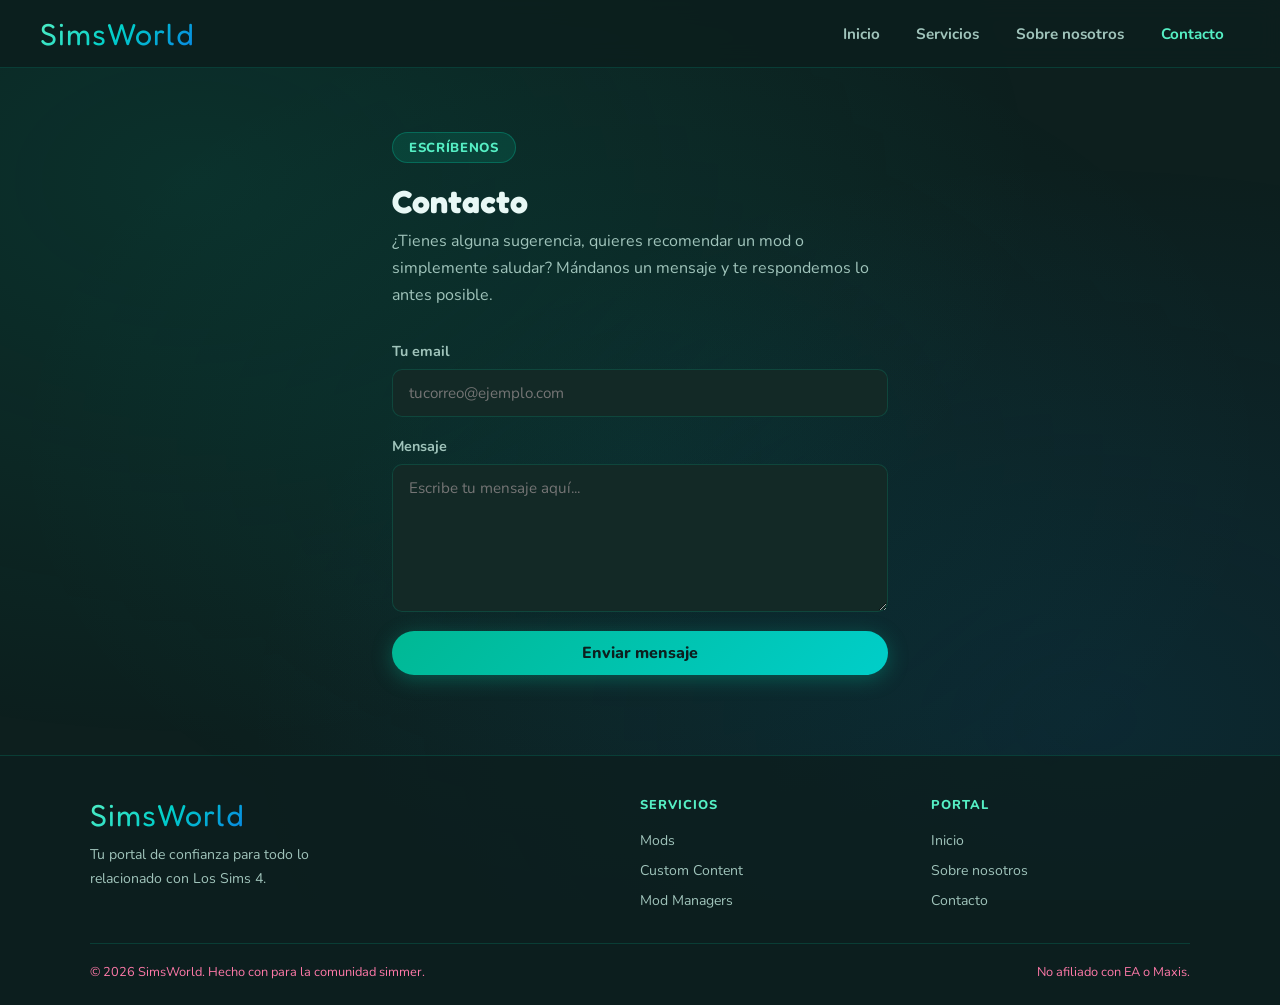
<file: contacto.html>
<!DOCTYPE html>
<html lang="es">
<head>
  <meta charset="UTF-8">
  <meta name="viewport" content="width=device-width, initial-scale=1.0">
  <title>Contacto – SimsWorld</title>
  <link rel="stylesheet" href="css/inicio.css">
</head>
<body>

  <header>
    <a href="inicio.html" class="logo">SimsWorld</a>
    <nav>
      <ul class="nav-links">
        <li><a href="inicio.html">Inicio</a></li>
        <li class="dropdown">
          <a class="dropbtn">Servicios </a>
          <ul class="dropdown-content">
            <li><a href="mods.html">Mods</a></li>
            <li><a href="cc.html">Custom Content</a></li>
            <li><a href="mod-managers.html">Mod Managers</a></li>
          </ul>
        </li>
        <li><a href="sobre_nosotros.html">Sobre nosotros</a></li>
        <li><a href="contacto.html" class="active">Contacto</a></li>
      </ul>
    </nav>
  </header>

  <div class="contacto-wrap">
    <div class="hero-badge" style="display:inline-flex; margin-bottom:1.2rem;"> Escríbenos</div>
    <h2>Contacto</h2>
    <p style="color:var(--texto-suave); margin-bottom:2rem; line-height:1.7;">
      ¿Tienes alguna sugerencia, quieres recomendar un mod o simplemente saludar?
      Mándanos un mensaje y te respondemos lo antes posible.
    </p>

    <form action="https://formspree.io/f/mlgvyjek" method="POST">
      <div class="form-grupo">
        <label for="email">Tu email</label>
        <input type="email" id="email" name="_replyto" placeholder="tucorreo@ejemplo.com" required>
      </div>
      <div class="form-grupo">
        <label for="mensaje">Mensaje</label>
        <textarea id="mensaje" name="mensaje" rows="6" placeholder="Escribe tu mensaje aquí..." required></textarea>
      </div>
      <button type="submit" class="btn btn-primary" style="width:100%; justify-content:center; font-size:1rem;">
        Enviar mensaje 
      </button>
    </form>
  </div>

  <footer>
    <div class="footer-inner">
      <div class="footer-brand">
        <span class="logo">SimsWorld</span>
        <p>Tu portal de confianza para todo lo relacionado con Los Sims 4.</p>
      </div>
      <div class="footer-col">
        <h4>Servicios</h4>
        <ul>
          <li><a href="mods.html">Mods</a></li>
          <li><a href="cc.html">Custom Content</a></li>
          <li><a href="mod-managers.html">Mod Managers</a></li>
        </ul>
      </div>
      <div class="footer-col">
        <h4>Portal</h4>
        <ul>
          <li><a href="inicio.html">Inicio</a></li>
          <li><a href="sobre_nosotros.html">Sobre nosotros</a></li>
          <li><a href="contacto.html">Contacto</a></li>
        </ul>
      </div>
    </div>
    <div class="footer-bottom">
      <span>© 2026 SimsWorld. Hecho con <span></span> para la comunidad simmer.</span>
      <span>No afiliado con EA o Maxis.</span>
    </div>
  </footer>

</body>
</html>
</file>
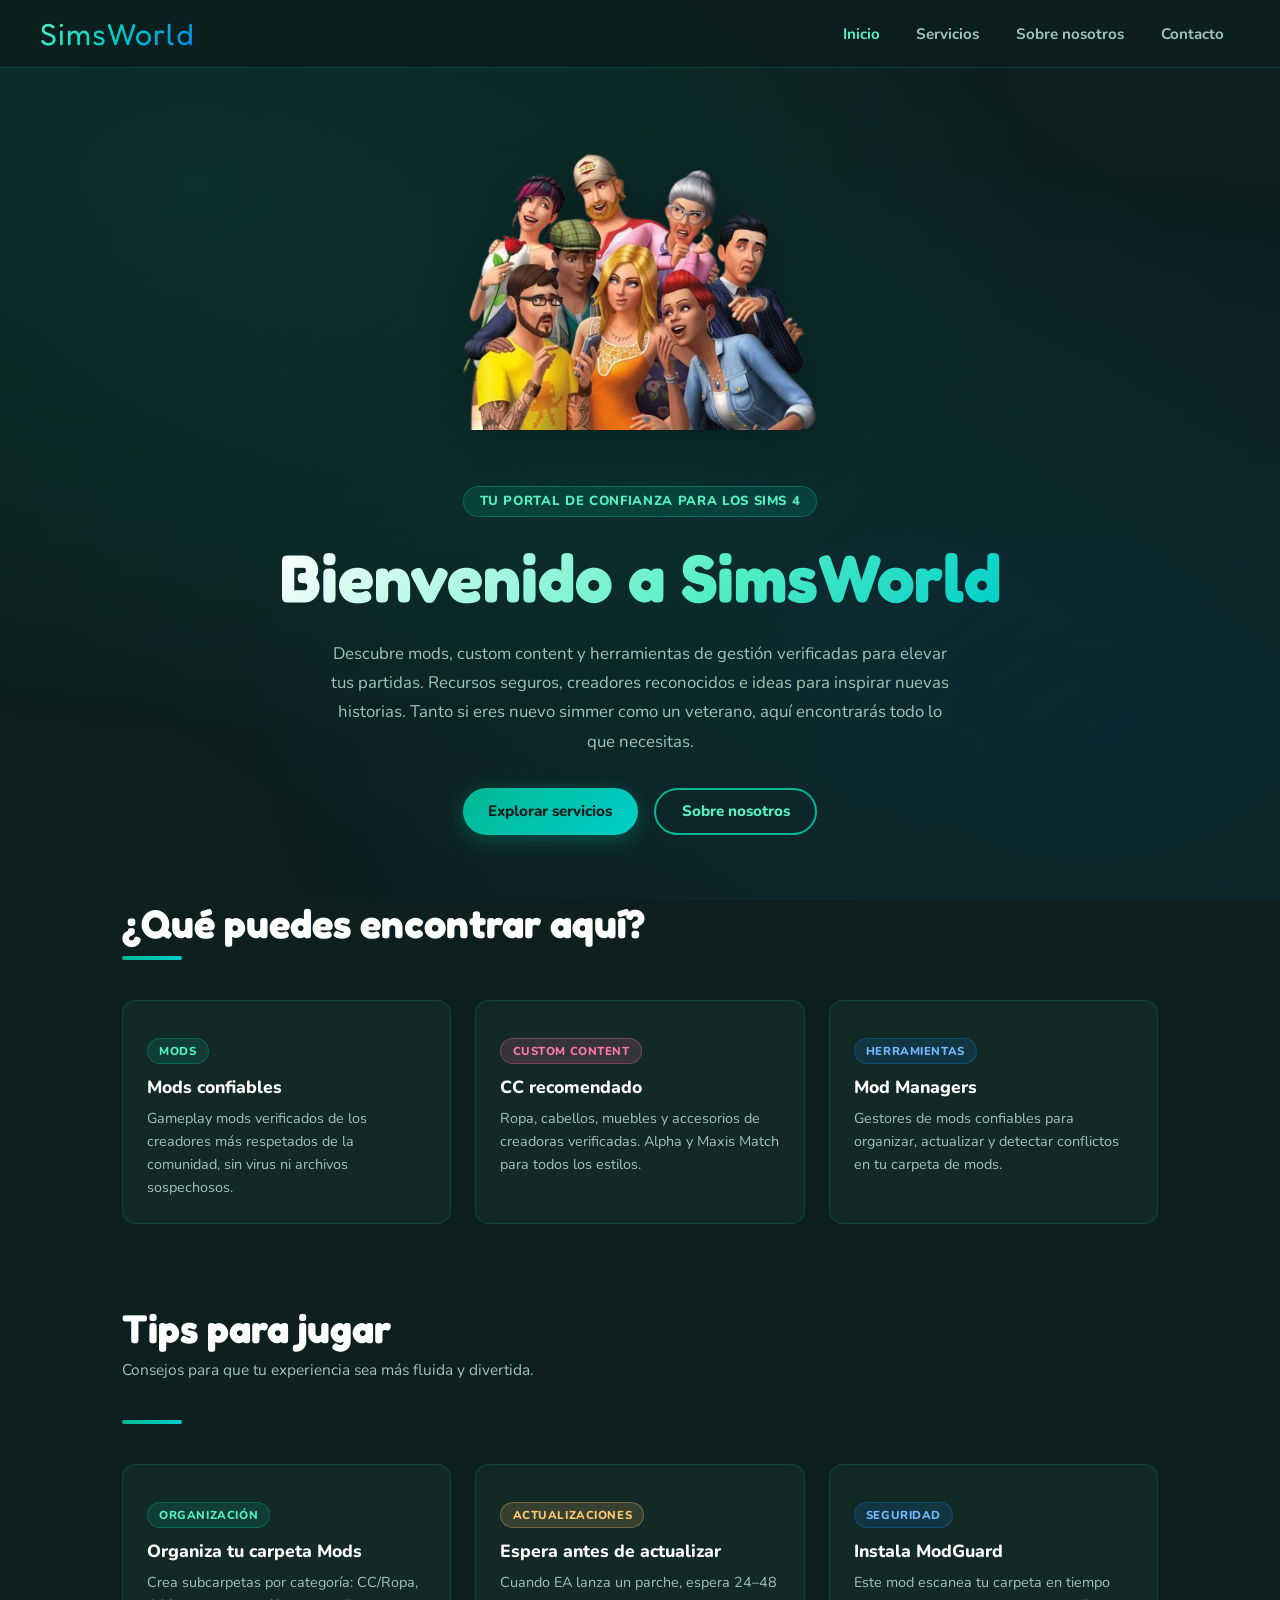
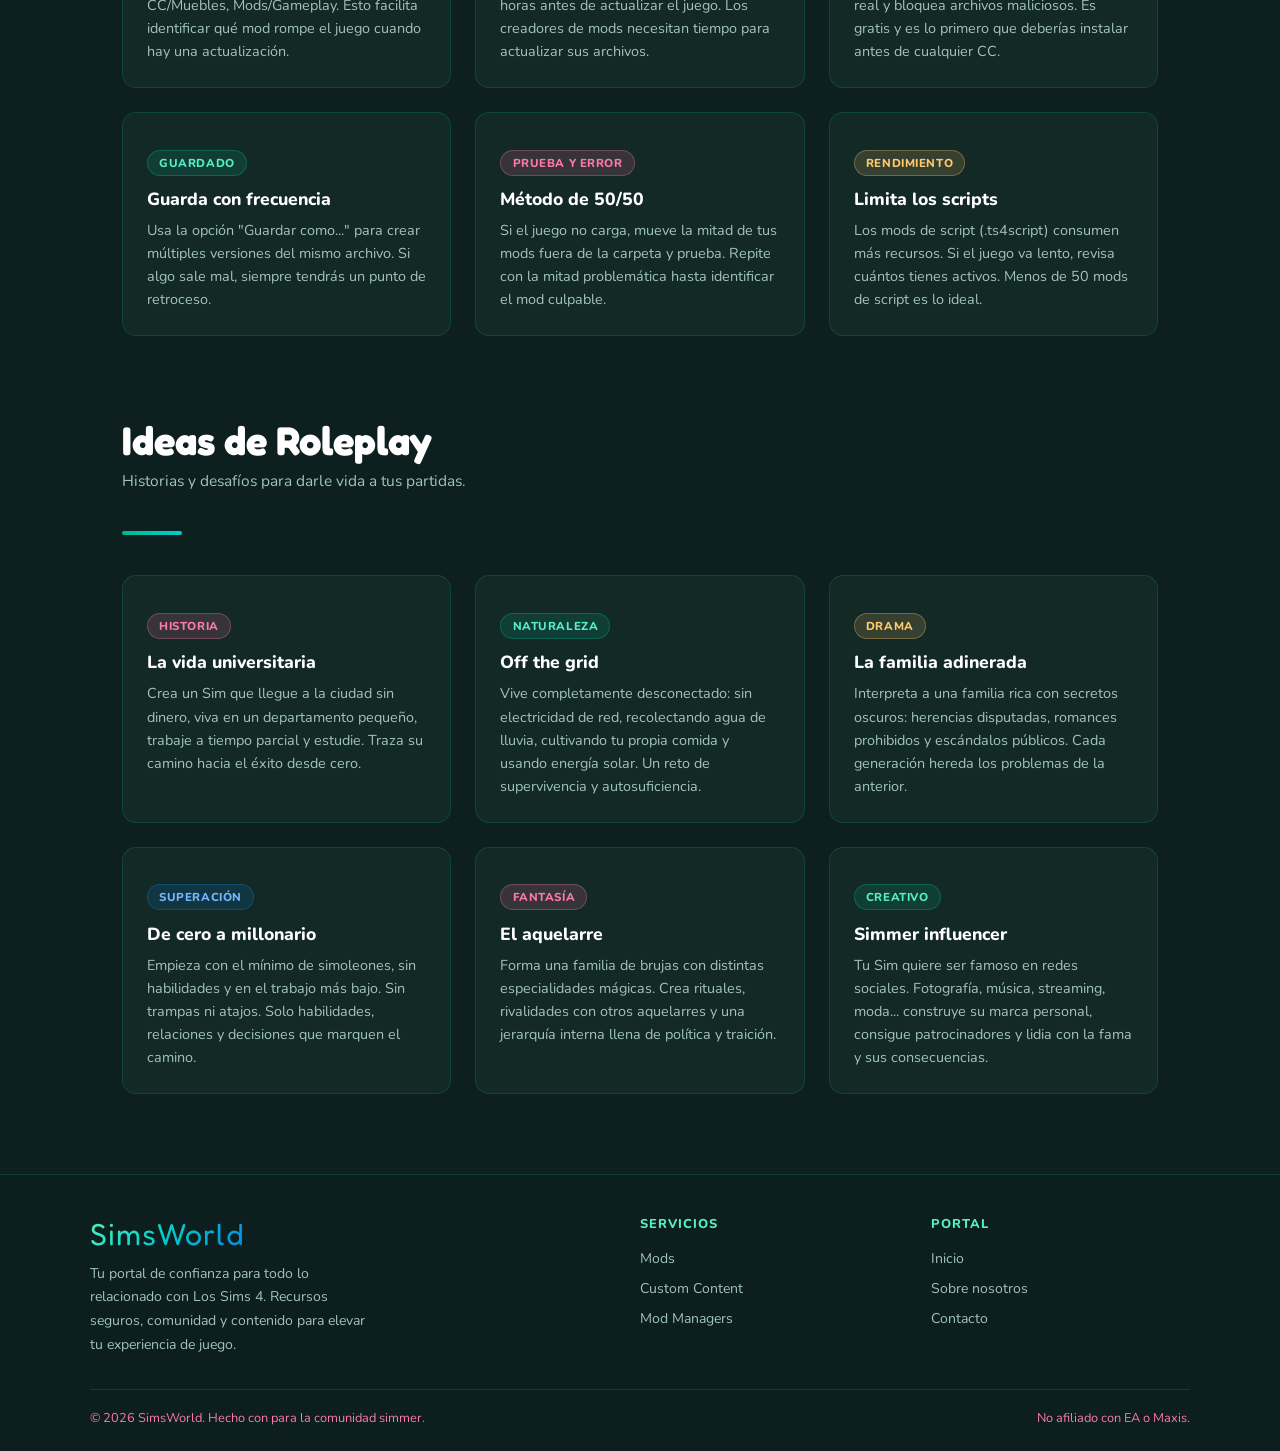
<file: inicio.html>
<!DOCTYPE html>
<html lang="es">
<head>
  <meta charset="UTF-8">
  <meta name="viewport" content="width=device-width, initial-scale=1.0">
  <title>SimsWorld – Tu portal de Los Sims 4</title>
  <link rel="stylesheet" href="css/inicio.css">
</head>
<body>

  <!-- ─── HEADER ─── -->
  <header>
    <a href="inicio.html" class="logo">SimsWorld</a>
    <nav>
      <ul class="nav-links">
        <li><a href="inicio.html" class="active">Inicio</a></li>
        <li class="dropdown">
          <a class="dropbtn">Servicios </a>
          <ul class="dropdown-content">
            <li><a href="mods.html">Mods</a></li>
            <li><a href="cc.html">Custom Content</a></li>
            <li><a href="mod-managers.html">Mod Managers</a></li>
          </ul>
        </li>
        <li><a href="sobre_nosotros.html">Sobre nosotros</a></li>
        <li><a href="contacto.html">Contacto</a></li>
      </ul>
    </nav>
  </header>

  <!-- ─── HERO ─── -->
  <section class="hero">
    <img src="assets/sims-hero.png" alt="Personajes de Los Sims 4" class="hero-image">
    <div class="hero-badge"> Tu portal de confianza para Los Sims 4</div>
    <h1>Bienvenido a SimsWorld</h1>
    <p>
      Descubre mods, custom content y herramientas de gestión verificadas
      para elevar tus partidas. Recursos seguros, creadores reconocidos
      e ideas para inspirar nuevas historias. Tanto si eres nuevo simmer
      como un veterano, aquí encontrarás todo lo que necesitas.
    </p>
    <div style="display:flex; gap:1rem; flex-wrap:wrap; justify-content:center; margin-top:0.5rem;">
      <a href="servicios.html" class="btn btn-primary">Explorar servicios </a>
      <a href="sobre_nosotros.html" class="btn btn-outline">Sobre nosotros</a>
    </div>
  </section>

  <!-- ─── SECCIÓN: ACCESOS RÁPIDOS ─── -->
  <section class="seccion">
    <h2 class="seccion-titulo">¿Qué puedes encontrar aquí? <span class="acento"></span></h2>
    <div class="divider"></div>
    <div class="grid">
      <a href="mods.html" class="card" style="text-decoration:none;">
        <div class="card-icon"></div>
        <span class="tag tag-verde">Mods</span>
        <h3>Mods confiables</h3>
        <p>Gameplay mods verificados de los creadores más respetados de la comunidad, sin virus ni archivos sospechosos.</p>
      </a>
      <a href="cc.html" class="card" style="text-decoration:none;">
        <div class="card-icon"></div>
        <span class="tag tag-rosa">Custom Content</span>
        <h3>CC recomendado</h3>
        <p>Ropa, cabellos, muebles y accesorios de creadoras verificadas. Alpha y Maxis Match para todos los estilos.</p>
      </a>
      <a href="mod-managers.html" class="card" style="text-decoration:none;">
        <div class="card-icon"></div>
        <span class="tag tag-azul">Herramientas</span>
        <h3>Mod Managers</h3>
        <p>Gestores de mods confiables para organizar, actualizar y detectar conflictos en tu carpeta de mods.</p>
      </a>
    </div>
  </section>

  <!-- ─── SECCIÓN: TIPS ─── -->
  <section class="seccion">
    <h2 class="seccion-titulo">Tips para jugar <span class="acento"></span></h2>
    <p class="seccion-subtitulo">Consejos para que tu experiencia sea más fluida y divertida.</p>
    <div class="divider"></div>
    <div class="grid">
      <div class="card fade-in">
        <div class="card-icon"></div>
        <span class="tag tag-verde">Organización</span>
        <h3>Organiza tu carpeta Mods</h3>
        <p>Crea subcarpetas por categoría: CC/Ropa, CC/Muebles, Mods/Gameplay. Esto facilita identificar qué mod rompe el juego cuando hay una actualización.</p>
      </div>
      <div class="card fade-in">
        <div class="card-icon"></div>
        <span class="tag tag-amarillo">Actualizaciones</span>
        <h3>Espera antes de actualizar</h3>
        <p>Cuando EA lanza un parche, espera 24–48 horas antes de actualizar el juego. Los creadores de mods necesitan tiempo para actualizar sus archivos.</p>
      </div>
      <div class="card fade-in">
        <div class="card-icon"></div>
        <span class="tag tag-azul">Seguridad</span>
        <h3>Instala ModGuard</h3>
        <p>Este mod escanea tu carpeta en tiempo real y bloquea archivos maliciosos. Es gratis y es lo primero que deberías instalar antes de cualquier CC.</p>
      </div>
      <div class="card fade-in">
        <div class="card-icon"></div>
        <span class="tag tag-verde">Guardado</span>
        <h3>Guarda con frecuencia</h3>
        <p>Usa la opción "Guardar como..." para crear múltiples versiones del mismo archivo. Si algo sale mal, siempre tendrás un punto de retroceso.</p>
      </div>
      <div class="card fade-in">
        <div class="card-icon"></div>
        <span class="tag tag-rosa">Prueba y error</span>
        <h3>Método de 50/50</h3>
        <p>Si el juego no carga, mueve la mitad de tus mods fuera de la carpeta y prueba. Repite con la mitad problemática hasta identificar el mod culpable.</p>
      </div>
      <div class="card fade-in">
        <div class="card-icon"></div>
        <span class="tag tag-amarillo">Rendimiento</span>
        <h3>Limita los scripts</h3>
        <p>Los mods de script (.ts4script) consumen más recursos. Si el juego va lento, revisa cuántos tienes activos. Menos de 50 mods de script es lo ideal.</p>
      </div>
    </div>
  </section>

  <!-- ─── SECCIÓN: IDEAS ROLEPLAY ─── -->
  <section class="seccion">
    <h2 class="seccion-titulo">Ideas de Roleplay <span class="acento"></span></h2>
    <p class="seccion-subtitulo">Historias y desafíos para darle vida a tus partidas.</p>
    <div class="divider"></div>
    <div class="grid">
      <div class="card fade-in">
        <div class="card-icon"></div>
        <span class="tag tag-rosa">Historia</span>
        <h3>La vida universitaria</h3>
        <p>Crea un Sim que llegue a la ciudad sin dinero, viva en un departamento pequeño, trabaje a tiempo parcial y estudie. Traza su camino hacia el éxito desde cero.</p>
      </div>
      <div class="card fade-in">
        <div class="card-icon"></div>
        <span class="tag tag-verde">Naturaleza</span>
        <h3>Off the grid</h3>
        <p>Vive completamente desconectado: sin electricidad de red, recolectando agua de lluvia, cultivando tu propia comida y usando energía solar. Un reto de supervivencia y autosuficiencia.</p>
      </div>
      <div class="card fade-in">
        <div class="card-icon"></div>
        <span class="tag tag-amarillo">Drama</span>
        <h3>La familia adinerada</h3>
        <p>Interpreta a una familia rica con secretos oscuros: herencias disputadas, romances prohibidos y escándalos públicos. Cada generación hereda los problemas de la anterior.</p>
      </div>
      <div class="card fade-in">
        <div class="card-icon"></div>
        <span class="tag tag-azul">Superación</span>
        <h3>De cero a millonario</h3>
        <p>Empieza con el mínimo de simoleones, sin habilidades y en el trabajo más bajo. Sin trampas ni atajos. Solo habilidades, relaciones y decisiones que marquen el camino.</p>
      </div>
      <div class="card fade-in">
        <div class="card-icon"></div>
        <span class="tag tag-rosa">Fantasía</span>
        <h3>El aquelarre</h3>
        <p>Forma una familia de brujas con distintas especialidades mágicas. Crea rituales, rivalidades con otros aquelarres y una jerarquía interna llena de política y traición.</p>
      </div>
      <div class="card fade-in">
        <div class="card-icon"></div>
        <span class="tag tag-verde">Creativo</span>
        <h3>Simmer influencer</h3>
        <p>Tu Sim quiere ser famoso en redes sociales. Fotografía, música, streaming, moda... construye su marca personal, consigue patrocinadores y lidia con la fama y sus consecuencias.</p>
      </div>
    </div>
  </section>

  <!-- ─── FOOTER ─── -->
  <footer>
    <div class="footer-inner">
      <div class="footer-brand">
        <span class="logo">SimsWorld</span>
        <p>Tu portal de confianza para todo lo relacionado con Los Sims 4. Recursos seguros, comunidad y contenido para elevar tu experiencia de juego.</p>
      </div>
      <div class="footer-col">
        <h4>Servicios</h4>
        <ul>
          <li><a href="mods.html">Mods</a></li>
          <li><a href="cc.html">Custom Content</a></li>
          <li><a href="mod-managers.html">Mod Managers</a></li>
        </ul>
      </div>
      <div class="footer-col">
        <h4>Portal</h4>
        <ul>
          <li><a href="inicio.html">Inicio</a></li>
          <li><a href="sobre_nosotros.html">Sobre nosotros</a></li>
          <li><a href="contacto.html">Contacto</a></li>
        </ul>
      </div>
    </div>
    <div class="footer-bottom">
      <span>© 2026 SimsWorld. Hecho con <span></span> para la comunidad simmer.</span>
      <span>No afiliado con EA o Maxis.</span>
    </div>
  </footer>

</body>
</html>
</file>
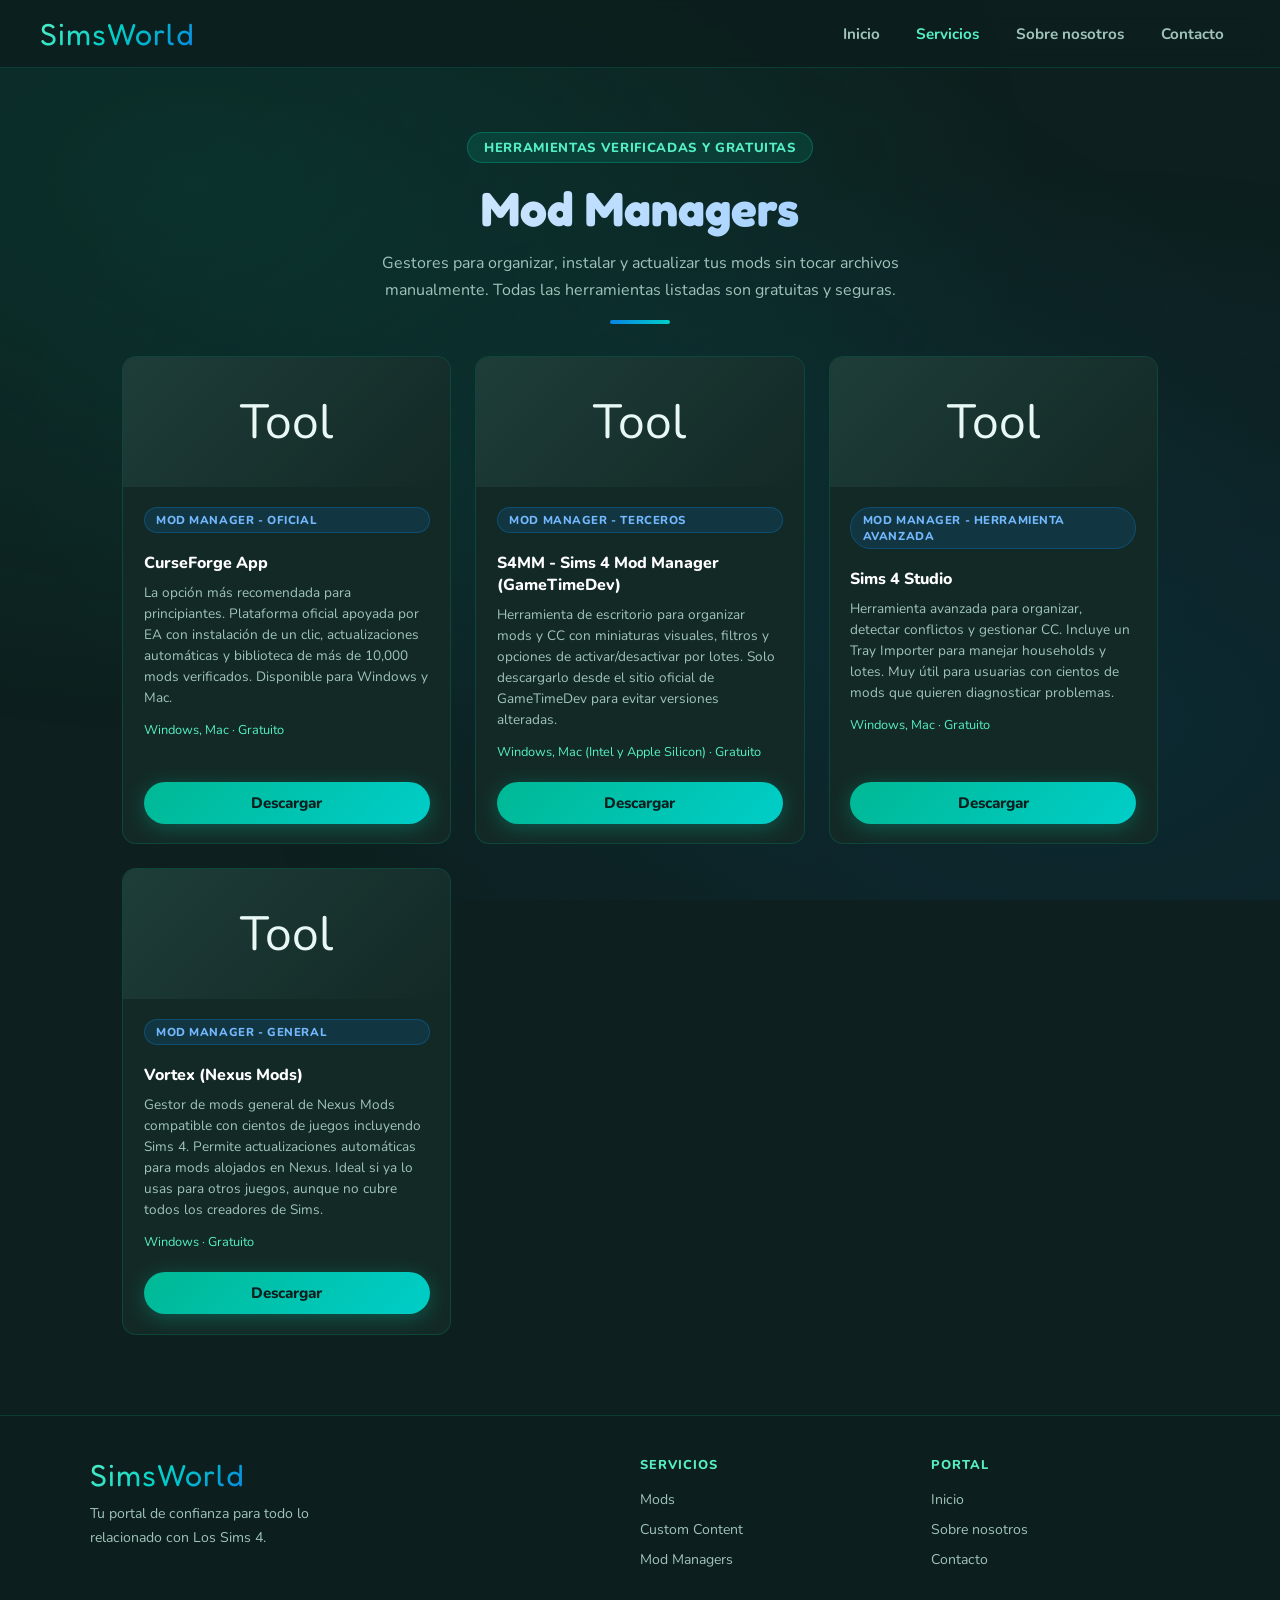
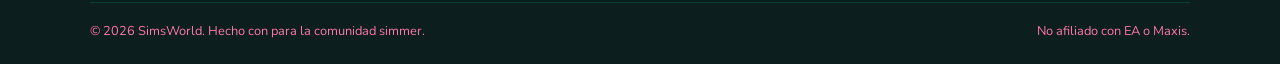
<file: mod-managers.html>
<!DOCTYPE html>
<html lang="es">
<head>
  <meta charset="UTF-8">
  <meta name="viewport" content="width=device-width, initial-scale=1.0">
  <title>Mod Managers – SimsWorld</title>
  <link rel="stylesheet" href="css/inicio.css">
</head>
<body>

  <header>
    <a href="inicio.html" class="logo">SimsWorld</a>
    <nav>
      <ul class="nav-links">
        <li><a href="inicio.html">Inicio</a></li>
        <li class="dropdown">
          <a class="dropbtn active">Servicios </a>
          <ul class="dropdown-content">
            <li><a href="mods.html">Mods</a></li>
            <li><a href="cc.html">Custom Content</a></li>
            <li><a href="mod-managers.html">Mod Managers</a></li>
          </ul>
        </li>
        <li><a href="sobre_nosotros.html">Sobre nosotros</a></li>
        <li><a href="contacto.html">Contacto</a></li>
      </ul>
    </nav>
  </header>

  <div style="position:relative; z-index:1; text-align:center; padding:4rem 2rem 1rem;">
    <div class="hero-badge"> Herramientas verificadas y gratuitas</div>
    <h1 style="font-family:'Fredoka One',cursive; font-size:clamp(2rem,5vw,3rem); margin:1rem 0 0.8rem; background:linear-gradient(135deg,#fff,#74b9ff); -webkit-background-clip:text; -webkit-text-fill-color:transparent; background-clip:text;">
      Mod Managers
    </h1>
    <p style="color:var(--texto-suave); max-width:540px; margin:0 auto 1rem; line-height:1.7;">
      Gestores para organizar, instalar y actualizar tus mods sin tocar archivos manualmente. Todas las herramientas listadas son gratuitas y seguras.
    </p>
    <div class="divider" style="margin:1rem auto; background:linear-gradient(90deg,var(--azul),var(--turquesa));"></div>
  </div>

  <section class="seccion">
    <div class="grid" id="lista-managers">
      <!-- Se carga desde la API -->
    </div>
  </section>

  <footer>
    <div class="footer-inner">
      <div class="footer-brand">
        <span class="logo">SimsWorld</span>
        <p>Tu portal de confianza para todo lo relacionado con Los Sims 4.</p>
      </div>
      <div class="footer-col">
        <h4>Servicios</h4>
        <ul>
          <li><a href="mods.html">Mods</a></li>
          <li><a href="cc.html">Custom Content</a></li>
          <li><a href="mod-managers.html">Mod Managers</a></li>
        </ul>
      </div>
      <div class="footer-col">
        <h4>Portal</h4>
        <ul>
          <li><a href="inicio.html">Inicio</a></li>
          <li><a href="sobre_nosotros.html">Sobre nosotros</a></li>
          <li><a href="contacto.html">Contacto</a></li>
        </ul>
      </div>
    </div>
    <div class="footer-bottom">
      <span>© 2026 SimsWorld. Hecho con <span></span> para la comunidad simmer.</span>
      <span>No afiliado con EA o Maxis.</span>
    </div>
  </footer>

  <script src="js/api.js"></script>
  <script>
    cargarAPI("mod-managers.json", "mod_managers", "lista-managers", plantillaManager);
  </script>
</body>
</html>
</file>
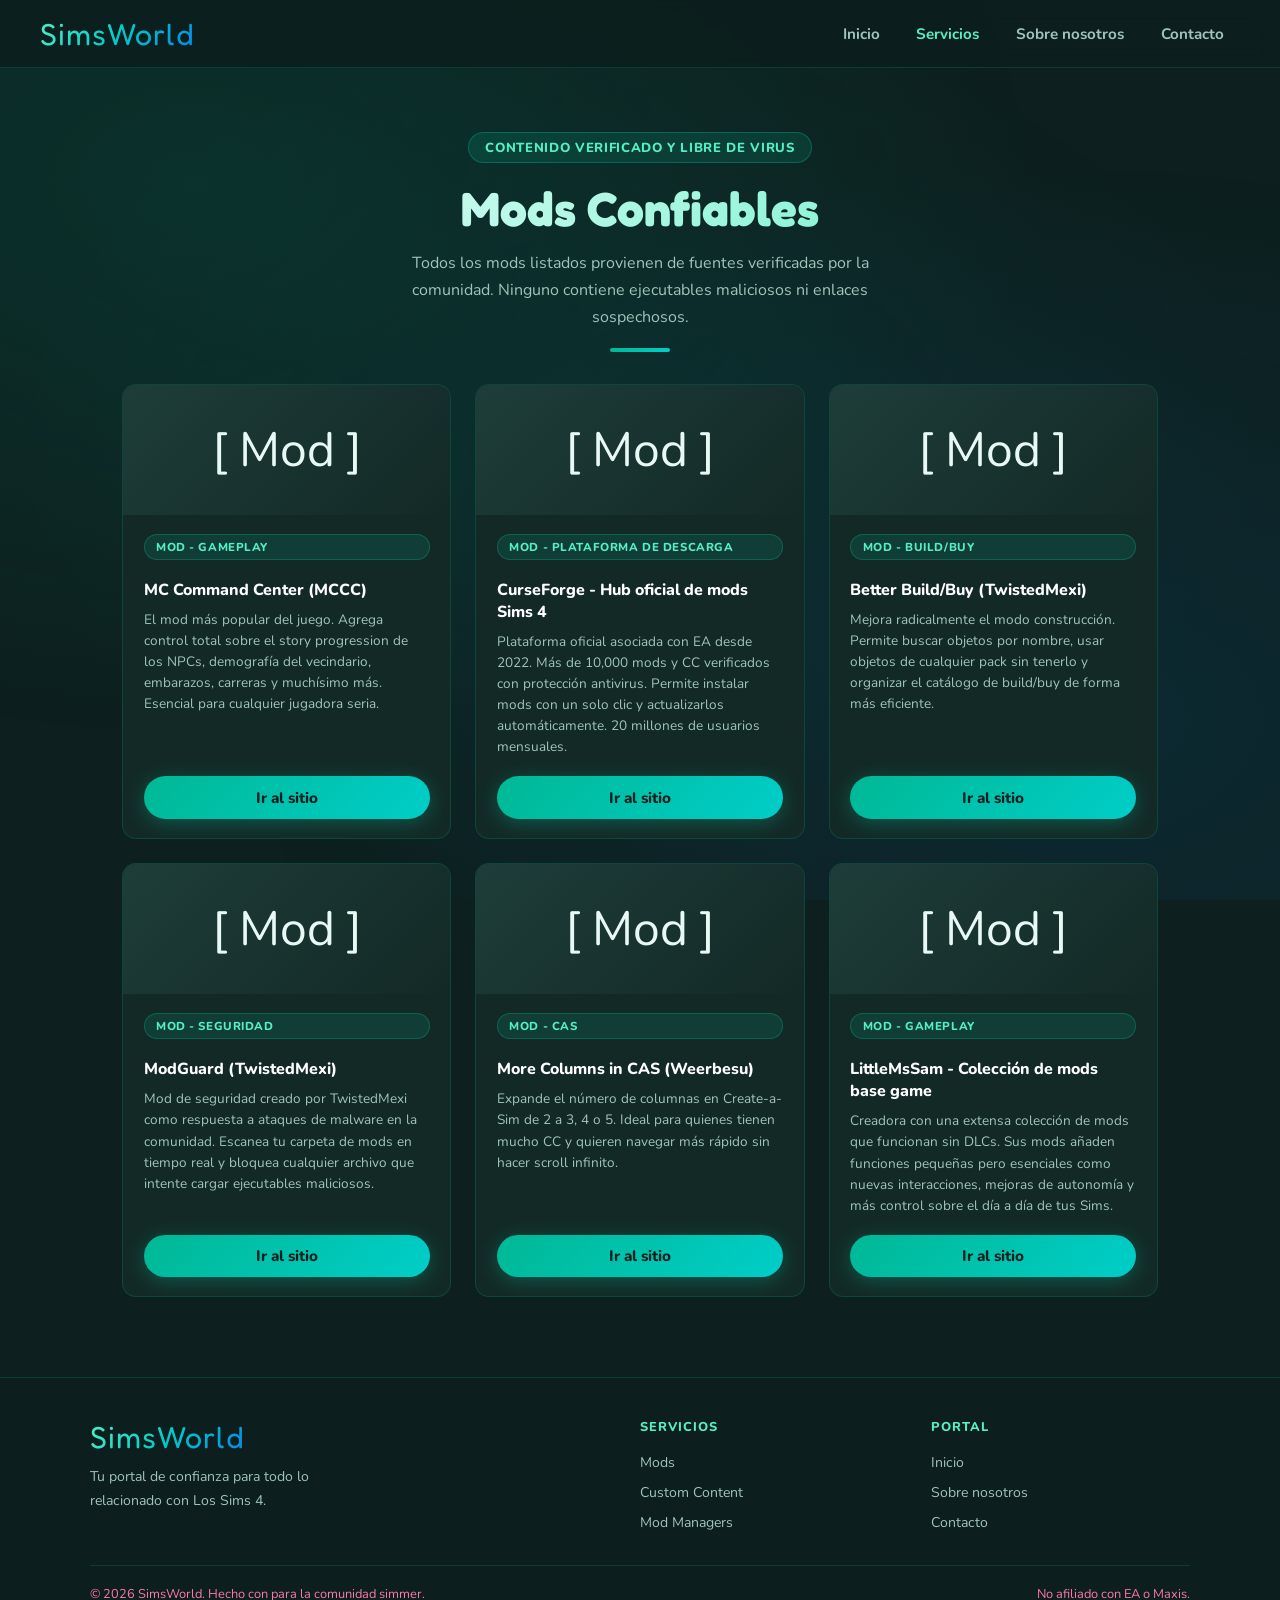
<file: mods.html>
<!DOCTYPE html>
<html lang="es">
<head>
  <meta charset="UTF-8">
  <meta name="viewport" content="width=device-width, initial-scale=1.0">
  <title>Mods – SimsWorld</title>
  <link rel="stylesheet" href="css/inicio.css">
</head>
<body>

  <header>
    <a href="inicio.html" class="logo">SimsWorld</a>
    <nav>
      <ul class="nav-links">
        <li><a href="inicio.html">Inicio</a></li>
        <li class="dropdown">
          <a class="dropbtn active">Servicios </a>
          <ul class="dropdown-content">
            <li><a href="mods.html">Mods</a></li>
            <li><a href="cc.html">Custom Content</a></li>
            <li><a href="mod-managers.html">Mod Managers</a></li>
          </ul>
        </li>
        <li><a href="sobre_nosotros.html">Sobre nosotros</a></li>
        <li><a href="contacto.html">Contacto</a></li>
      </ul>
    </nav>
  </header>

  <div style="position:relative; z-index:1; text-align:center; padding:4rem 2rem 1rem;">
    <div class="hero-badge"> Contenido verificado y libre de virus</div>
    <h1 style="font-family:'Fredoka One',cursive; font-size:clamp(2rem,5vw,3rem); margin:1rem 0 0.8rem; background:linear-gradient(135deg,#fff,var(--verde-claro)); -webkit-background-clip:text; -webkit-text-fill-color:transparent; background-clip:text;">
      Mods Confiables
    </h1>
    <p style="color:var(--texto-suave); max-width:540px; margin:0 auto 1rem; line-height:1.7;">
      Todos los mods listados provienen de fuentes verificadas por la comunidad.
      Ninguno contiene ejecutables maliciosos ni enlaces sospechosos.
    </p>
    <div class="divider" style="margin:1rem auto;"></div>
  </div>

  <section class="seccion">
    <div class="grid" id="lista-mods">
      <!-- Se carga desde la API -->
    </div>
  </section>

  <footer>
    <div class="footer-inner">
      <div class="footer-brand">
        <span class="logo">SimsWorld</span>
        <p>Tu portal de confianza para todo lo relacionado con Los Sims 4.</p>
      </div>
      <div class="footer-col">
        <h4>Servicios</h4>
        <ul>
          <li><a href="mods.html">Mods</a></li>
          <li><a href="cc.html">Custom Content</a></li>
          <li><a href="mod-managers.html">Mod Managers</a></li>
        </ul>
      </div>
      <div class="footer-col">
        <h4>Portal</h4>
        <ul>
          <li><a href="inicio.html">Inicio</a></li>
          <li><a href="sobre_nosotros.html">Sobre nosotros</a></li>
          <li><a href="contacto.html">Contacto</a></li>
        </ul>
      </div>
    </div>
    <div class="footer-bottom">
      <span>© 2026 SimsWorld. Hecho con <span></span> para la comunidad simmer.</span>
      <span>No afiliado con EA o Maxis.</span>
    </div>
  </footer>

  <script src="js/api.js"></script>
  <script>
    cargarAPI("mods.json", "mods", "lista-mods", plantillaMod);
  </script>
</body>
</html>
</file>
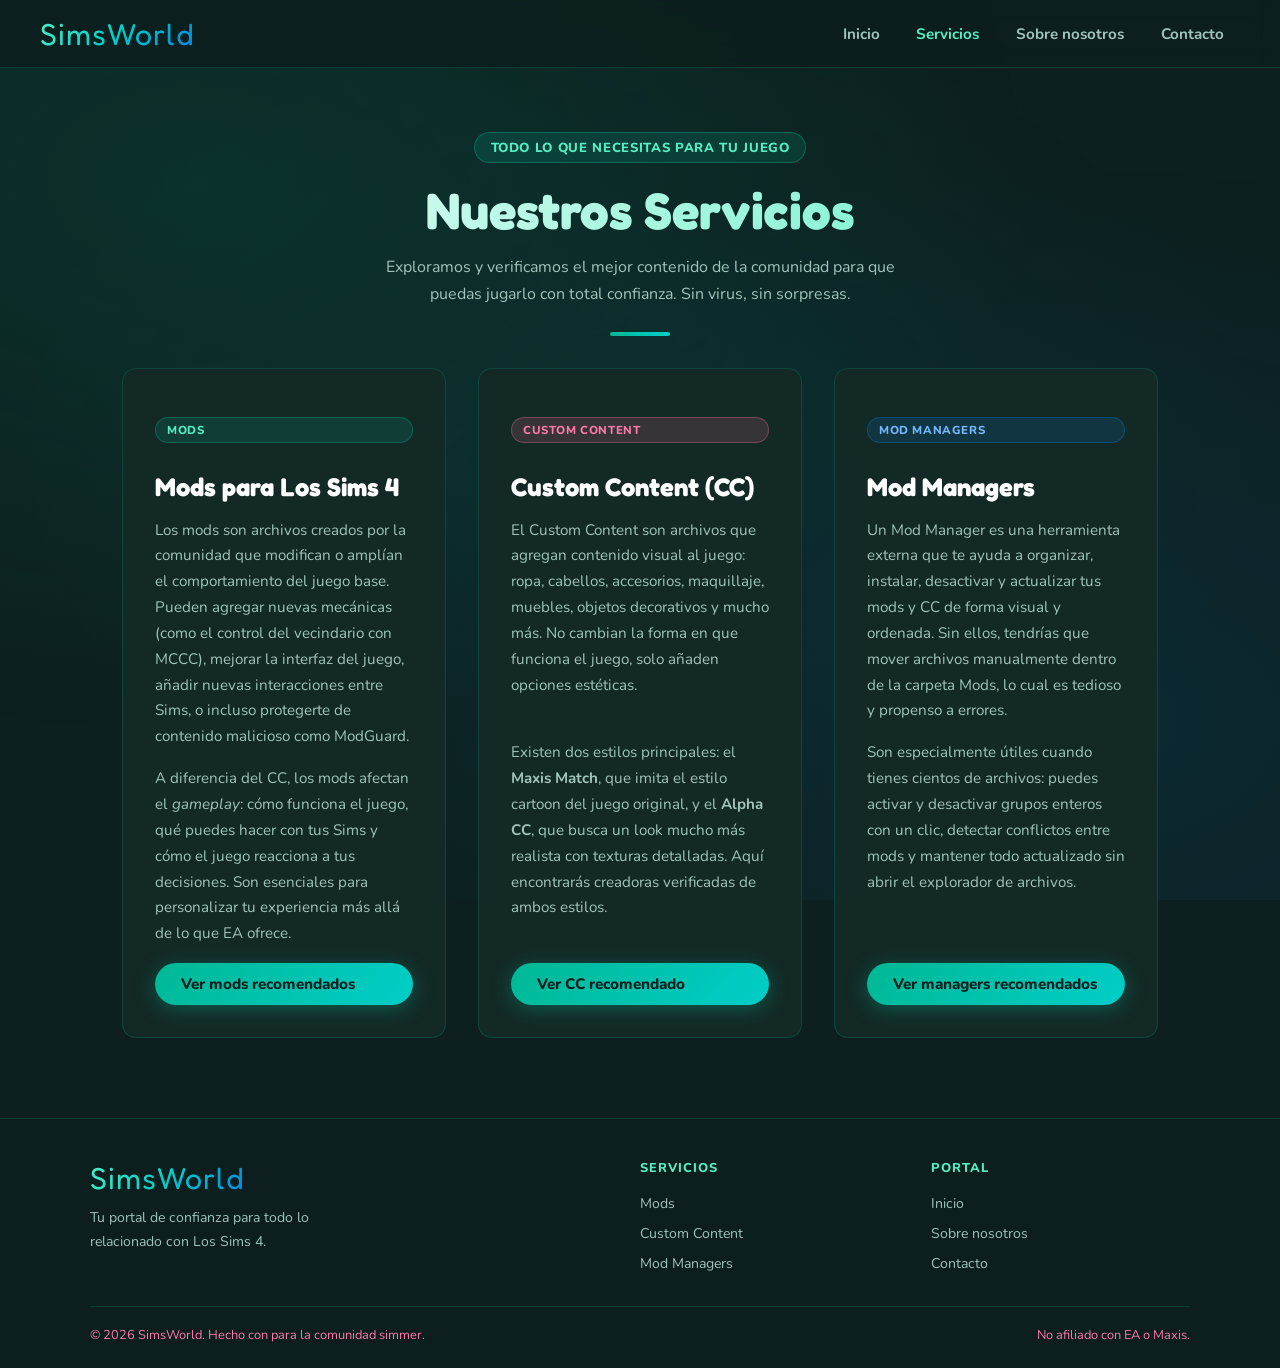
<file: servicios.html>
<!DOCTYPE html>
<html lang="es">
<head>
  <meta charset="UTF-8">
  <meta name="viewport" content="width=device-width, initial-scale=1.0">
  <title>Servicios – SimsWorld</title>
  <link rel="stylesheet" href="css/inicio.css">
</head>
<body>

  <header>
    <a href="inicio.html" class="logo">SimsWorld</a>
    <nav>
      <ul class="nav-links">
        <li><a href="inicio.html">Inicio</a></li>
        <li class="dropdown">
          <a class="dropbtn active">Servicios </a>
          <ul class="dropdown-content">
            <li><a href="mods.html">Mods</a></li>
            <li><a href="cc.html">Custom Content</a></li>
            <li><a href="mod-managers.html">Mod Managers</a></li>
          </ul>
        </li>
        <li><a href="sobre_nosotros.html">Sobre nosotros</a></li>
        <li><a href="contacto.html">Contacto</a></li>
      </ul>
    </nav>
  </header>

  <!-- HERO -->
  <div class="servicios-hero">
    <div class="hero-badge"> Todo lo que necesitas para tu juego</div>
    <h1 style="font-family:'Fredoka One',cursive; font-size:clamp(2rem,5vw,3.2rem); margin:1rem 0 0.8rem; background:linear-gradient(135deg,#fff,var(--verde-claro)); -webkit-background-clip:text; -webkit-text-fill-color:transparent; background-clip:text;">
      Nuestros Servicios
    </h1>
    <p style="color:var(--texto-suave); max-width:560px; margin:0 auto; line-height:1.7;">
      Exploramos y verificamos el mejor contenido de la comunidad para que puedas jugarlo con total confianza. Sin virus, sin sorpresas.
    </p>
    <div class="divider" style="margin:1.5rem auto 0;"></div>
  </div>

  <!-- CARDS DE SERVICIOS -->
  <div class="servicios-grid">

    <div class="servicio-card">
      <div class="servicio-icono"></div>
      <span class="tag tag-verde">Mods</span>
      <h2>Mods para Los Sims 4</h2>
      <p>
        Los mods son archivos creados por la comunidad que modifican o amplían el comportamiento del juego base. Pueden agregar nuevas mecánicas (como el control del vecindario con MCCC), mejorar la interfaz del juego, añadir nuevas interacciones entre Sims, o incluso protegerte de contenido malicioso como ModGuard.
      </p>
      <p>
        A diferencia del CC, los mods afectan el <em>gameplay</em>: cómo funciona el juego, qué puedes hacer con tus Sims y cómo el juego reacciona a tus decisiones. Son esenciales para personalizar tu experiencia más allá de lo que EA ofrece.
      </p>
      <a href="mods.html" class="btn btn-primary" style="margin-top:auto;">Ver mods recomendados </a>
    </div>

    <div class="servicio-card">
      <div class="servicio-icono"></div>
      <span class="tag tag-rosa">Custom Content</span>
      <h2>Custom Content (CC)</h2>
      <p>
        El Custom Content son archivos que agregan contenido visual al juego: ropa, cabellos, accesorios, maquillaje, muebles, objetos decorativos y mucho más. No cambian la forma en que funciona el juego, solo añaden opciones estéticas.
      </p>
      <p>
        Existen dos estilos principales: el <strong>Maxis Match</strong>, que imita el estilo cartoon del juego original, y el <strong>Alpha CC</strong>, que busca un look mucho más realista con texturas detalladas. Aquí encontrarás creadoras verificadas de ambos estilos.
      </p>
      <a href="cc.html" class="btn btn-primary" style="margin-top:auto;">Ver CC recomendado </a>
    </div>

    <div class="servicio-card">
      <div class="servicio-icono"></div>
      <span class="tag tag-azul">Mod Managers</span>
      <h2>Mod Managers</h2>
      <p>
        Un Mod Manager es una herramienta externa que te ayuda a organizar, instalar, desactivar y actualizar tus mods y CC de forma visual y ordenada. Sin ellos, tendrías que mover archivos manualmente dentro de la carpeta Mods, lo cual es tedioso y propenso a errores.
      </p>
      <p>
        Son especialmente útiles cuando tienes cientos de archivos: puedes activar y desactivar grupos enteros con un clic, detectar conflictos entre mods y mantener todo actualizado sin abrir el explorador de archivos.
      </p>
      <a href="mod-managers.html" class="btn btn-primary" style="margin-top:auto;">Ver managers recomendados </a>
    </div>

  </div>

  <footer>
    <div class="footer-inner">
      <div class="footer-brand">
        <span class="logo">SimsWorld</span>
        <p>Tu portal de confianza para todo lo relacionado con Los Sims 4.</p>
      </div>
      <div class="footer-col">
        <h4>Servicios</h4>
        <ul>
          <li><a href="mods.html">Mods</a></li>
          <li><a href="cc.html">Custom Content</a></li>
          <li><a href="mod-managers.html">Mod Managers</a></li>
        </ul>
      </div>
      <div class="footer-col">
        <h4>Portal</h4>
        <ul>
          <li><a href="inicio.html">Inicio</a></li>
          <li><a href="sobre_nosotros.html">Sobre nosotros</a></li>
          <li><a href="contacto.html">Contacto</a></li>
        </ul>
      </div>
    </div>
    <div class="footer-bottom">
      <span>© 2026 SimsWorld. Hecho con <span></span> para la comunidad simmer.</span>
      <span>No afiliado con EA o Maxis.</span>
    </div>
  </footer>

</body>
</html>
</file>
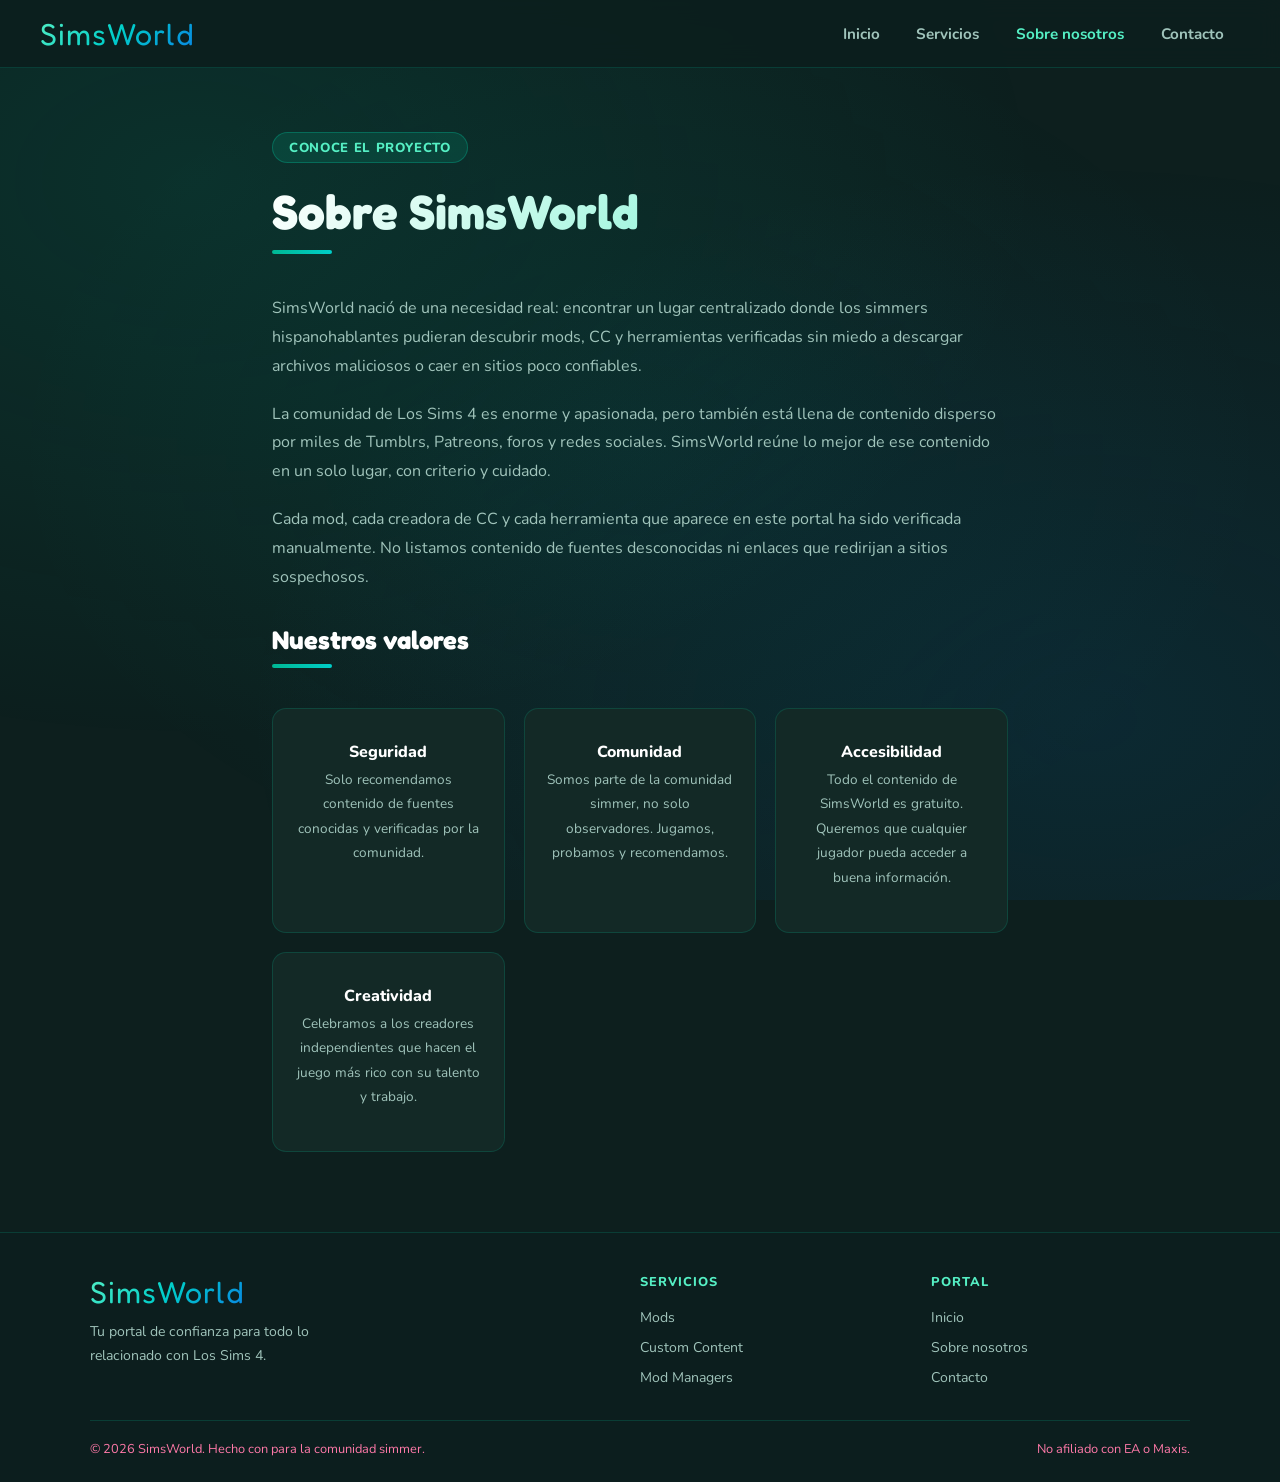
<file: sobre_nosotros.html>
<!DOCTYPE html>
<html lang="es">
<head>
  <meta charset="UTF-8">
  <meta name="viewport" content="width=device-width, initial-scale=1.0">
  <title>Sobre Nosotros – SimsWorld</title>
  <link rel="stylesheet" href="css/inicio.css">
</head>
<body>

  <header>
    <a href="inicio.html" class="logo">SimsWorld</a>
    <nav>
      <ul class="nav-links">
        <li><a href="inicio.html">Inicio</a></li>
        <li class="dropdown">
          <a class="dropbtn">Servicios </a>
          <ul class="dropdown-content">
            <li><a href="mods.html">Mods</a></li>
            <li><a href="cc.html">Custom Content</a></li>
            <li><a href="mod-managers.html">Mod Managers</a></li>
          </ul>
        </li>
        <li><a href="sobre_nosotros.html" class="active">Sobre nosotros</a></li>
        <li><a href="contacto.html">Contacto</a></li>
      </ul>
    </nav>
  </header>

  <div class="sobre-wrap">
    <div class="hero-badge" style="display:inline-flex; margin-bottom:1.2rem;"> Conoce el proyecto</div>
    <h1>Sobre SimsWorld</h1>
    <div class="divider"></div>

    <p>
      SimsWorld nació de una necesidad real: encontrar un lugar centralizado donde los simmers hispanohablantes pudieran descubrir mods, CC y herramientas verificadas sin miedo a descargar archivos maliciosos o caer en sitios poco confiables.
    </p>
    <p>
      La comunidad de Los Sims 4 es enorme y apasionada, pero también está llena de contenido disperso por miles de Tumblrs, Patreons, foros y redes sociales. SimsWorld reúne lo mejor de ese contenido en un solo lugar, con criterio y cuidado.
    </p>
    <p>
      Cada mod, cada creadora de CC y cada herramienta que aparece en este portal ha sido verificada manualmente. No listamos contenido de fuentes desconocidas ni enlaces que redirijan a sitios sospechosos.
    </p>

    <h2 style="font-family:'Fredoka One',cursive; font-size:1.6rem; margin:2rem 0 0.5rem; color:#fff;">Nuestros valores</h2>
    <div class="divider"></div>

    <div class="sobre-valores">
      <div class="valor-card">
        <div class="icono"></div>
        <h3>Seguridad</h3>
        <p>Solo recomendamos contenido de fuentes conocidas y verificadas por la comunidad.</p>
      </div>
      <div class="valor-card">
        <div class="icono"></div>
        <h3>Comunidad</h3>
        <p>Somos parte de la comunidad simmer, no solo observadores. Jugamos, probamos y recomendamos.</p>
      </div>
      <div class="valor-card">
        <div class="icono"></div>
        <h3>Accesibilidad</h3>
        <p>Todo el contenido de SimsWorld es gratuito. Queremos que cualquier jugador pueda acceder a buena información.</p>
      </div>
      <div class="valor-card">
        <div class="icono"></div>
        <h3>Creatividad</h3>
        <p>Celebramos a los creadores independientes que hacen el juego más rico con su talento y trabajo.</p>
      </div>
    </div>
  </div>

  <footer>
    <div class="footer-inner">
      <div class="footer-brand">
        <span class="logo">SimsWorld</span>
        <p>Tu portal de confianza para todo lo relacionado con Los Sims 4.</p>
      </div>
      <div class="footer-col">
        <h4>Servicios</h4>
        <ul>
          <li><a href="mods.html">Mods</a></li>
          <li><a href="cc.html">Custom Content</a></li>
          <li><a href="mod-managers.html">Mod Managers</a></li>
        </ul>
      </div>
      <div class="footer-col">
        <h4>Portal</h4>
        <ul>
          <li><a href="inicio.html">Inicio</a></li>
          <li><a href="sobre_nosotros.html">Sobre nosotros</a></li>
          <li><a href="contacto.html">Contacto</a></li>
        </ul>
      </div>
    </div>
    <div class="footer-bottom">
      <span>© 2026 SimsWorld. Hecho con <span></span> para la comunidad simmer.</span>
      <span>No afiliado con EA o Maxis.</span>
    </div>
  </footer>

</body>
</html>
</file>
<file: css/inicio.css>
@import url('https://fonts.googleapis.com/css2?family=Nunito:wght@400;600;700;800;900&family=Fredoka+One&display=swap');

/* ─── VARIABLES ─── */
:root {
  --verde:        #00b894;
  --verde-oscuro: #007a63;
  --verde-claro:  #55efc4;
  --turquesa:     #00cec9;
  --azul:         #0984e3;
  --amarillo:     #fdcb6e;
  --rosa:         #fd79a8;
  --fondo:        #0d1f1e;
  --fondo-card:   #132926;
  --fondo-nav:    rgba(13, 31, 30, 0.92);
  --texto:        #e8f8f5;
  --texto-suave:  #a0c4bb;
  --borde:        rgba(0, 184, 148, 0.2);
  --sombra:       0 8px 32px rgba(0,0,0,0.4);
  --radio:        14px;
}

/* ─── RESET ─── */
*, *::before, *::after { box-sizing: border-box; margin: 0; padding: 0; }
html { scroll-behavior: smooth; }

body {
  font-family: 'Nunito', sans-serif;
  background-color: var(--fondo);
  color: var(--texto);
  min-height: 100vh;
  overflow-x: hidden;
}

/* ─── FONDO ANIMADO ─── */
body::before {
  content: '';
  position: fixed;
  inset: 0;
  background:
    radial-gradient(ellipse at 15% 20%, rgba(0,184,148,0.12) 0%, transparent 55%),
    radial-gradient(ellipse at 85% 80%, rgba(9,132,227,0.1) 0%, transparent 55%),
    radial-gradient(ellipse at 50% 50%, rgba(0,206,201,0.05) 0%, transparent 70%);
  pointer-events: none;
  z-index: 0;
}

/* ─── NAVBAR ─── */
header {
  position: sticky;
  top: 0;
  z-index: 100;
  background: var(--fondo-nav);
  backdrop-filter: blur(12px);
  border-bottom: 1px solid var(--borde);
  padding: 0 2.5rem;
  display: flex;
  align-items: center;
  justify-content: space-between;
  height: 68px;
}

.logo {
  font-family: 'Fredoka One', cursive;
  font-size: 1.9rem;
  background: linear-gradient(135deg, var(--verde-claro), var(--turquesa), var(--azul));
  -webkit-background-clip: text;
  -webkit-text-fill-color: transparent;
  background-clip: text;
  letter-spacing: 1px;
  text-decoration: none;
}

nav ul.nav-links {
  list-style: none;
  display: flex;
  align-items: center;
  gap: 0.3rem;
}

nav ul.nav-links > li > a,
nav ul.nav-links > li > .dropbtn {
  color: var(--texto-suave);
  text-decoration: none;
  font-weight: 700;
  font-size: 0.95rem;
  padding: 0.5rem 1rem;
  border-radius: 8px;
  transition: color 0.2s, background 0.2s;
  cursor: pointer;
  background: none;
  border: none;
}

nav ul.nav-links > li > a:hover,
nav ul.nav-links > li > .dropbtn:hover {
  color: var(--verde-claro);
  background: rgba(0,184,148,0.1);
}

nav ul.nav-links > li > a.active {
  color: var(--verde-claro);
}

/* Dropdown */
.dropdown { position: relative; }

.dropdown-content {
  display: none;
  position: absolute;
  top: calc(100% + 8px);
  left: 0;
  background: #1a3532;
  border: 1px solid var(--borde);
  border-radius: var(--radio);
  padding: 0.5rem;
  min-width: 180px;
  list-style: none;
  box-shadow: var(--sombra);
  z-index: 200;
}

.dropdown:hover .dropdown-content,
.dropdown-content:hover { display: block; }

.dropdown-content li a {
  display: block;
  padding: 0.6rem 1rem;
  color: var(--texto-suave);
  text-decoration: none;
  font-weight: 600;
  font-size: 0.9rem;
  border-radius: 8px;
  transition: background 0.2s, color 0.2s;
}

.dropdown-content li a:hover {
  background: rgba(0,184,148,0.15);
  color: var(--verde-claro);
}

/* ─── HERO (inicio) ─── */
.hero {
  position: relative;
  z-index: 1;
  display: flex;
  flex-direction: column;
  align-items: center;
  text-align: center;
  padding: 5rem 2rem 4rem;
  gap: 1.5rem;
}

.hero-badge {
  display: inline-flex;
  align-items: center;
  gap: 0.4rem;
  background: rgba(0,184,148,0.15);
  border: 1px solid rgba(0,184,148,0.35);
  color: var(--verde-claro);
  font-size: 0.82rem;
  font-weight: 800;
  padding: 0.35rem 1rem;
  border-radius: 999px;
  letter-spacing: 0.05em;
  text-transform: uppercase;
  animation: fadeDown 0.6s ease both;
}

.hero h1 {
  font-family: 'Fredoka One', cursive;
  font-size: clamp(2.4rem, 6vw, 4.2rem);
  line-height: 1.1;
  background: linear-gradient(135deg, #fff 0%, var(--verde-claro) 60%, var(--turquesa) 100%);
  -webkit-background-clip: text;
  -webkit-text-fill-color: transparent;
  background-clip: text;
  animation: fadeDown 0.7s ease 0.1s both;
}

.hero p {
  max-width: 620px;
  color: var(--texto-suave);
  font-size: 1.05rem;
  line-height: 1.75;
  animation: fadeDown 0.7s ease 0.2s both;
}

.hero-logo-img {
  width: min(300px, 60vw);
  filter: drop-shadow(0 0 40px rgba(0,184,148,0.4));
  animation: flotar 4s ease-in-out infinite;
}

/* ─── SECCIONES GENERALES ─── */
.seccion {
  position: relative;
  z-index: 1;
  max-width: 1100px;
  margin: 0 auto 5rem;
  padding: 0 2rem;
}

.seccion-titulo {
  font-family: 'Fredoka One', cursive;
  font-size: clamp(1.7rem, 4vw, 2.5rem);
  color: #fff;
  margin-bottom: 0.4rem;
  display: flex;
  align-items: center;
  gap: 0.6rem;
}

.seccion-titulo span.acento {
  color: var(--verde-claro);
}

.seccion-subtitulo {
  color: var(--texto-suave);
  font-size: 0.97rem;
  margin-bottom: 2.5rem;
}

.divider {
  width: 60px;
  height: 4px;
  background: linear-gradient(90deg, var(--verde), var(--turquesa));
  border-radius: 999px;
  margin: 0.6rem 0 2.5rem;
}

/* ─── GRID DE CARDS ─── */
.grid {
  display: grid;
  grid-template-columns: repeat(auto-fill, minmax(280px, 1fr));
  gap: 1.5rem;
}

.card {
  background: var(--fondo-card);
  border: 1px solid var(--borde);
  border-radius: var(--radio);
  padding: 1.5rem;
  transition: transform 0.25s, box-shadow 0.25s, border-color 0.25s;
  position: relative;
  overflow: hidden;
}

.card::before {
  content: '';
  position: absolute;
  top: 0; left: 0; right: 0;
  height: 3px;
  background: linear-gradient(90deg, var(--verde), var(--turquesa));
  opacity: 0;
  transition: opacity 0.3s;
}

.card:hover {
  transform: translateY(-5px);
  box-shadow: 0 16px 40px rgba(0,184,148,0.15);
  border-color: rgba(0,184,148,0.4);
}

.card:hover::before { opacity: 1; }

.card-icon {
  font-size: 2rem;
  margin-bottom: 0.8rem;
}

.card h3 {
  font-size: 1.1rem;
  font-weight: 800;
  color: #fff;
  margin-bottom: 0.5rem;
}

.card p {
  color: var(--texto-suave);
  font-size: 0.9rem;
  line-height: 1.6;
}

.tag {
  display: inline-block;
  font-size: 0.72rem;
  font-weight: 800;
  text-transform: uppercase;
  letter-spacing: 0.05em;
  padding: 0.25rem 0.7rem;
  border-radius: 999px;
  margin-bottom: 0.7rem;
}

.tag-verde   { background: rgba(0,184,148,0.15); color: var(--verde-claro); border: 1px solid rgba(0,184,148,0.3); }
.tag-azul    { background: rgba(9,132,227,0.15);  color: #74b9ff;            border: 1px solid rgba(9,132,227,0.3); }
.tag-rosa    { background: rgba(253,121,168,0.15); color: var(--rosa);        border: 1px solid rgba(253,121,168,0.3); }
.tag-amarillo{ background: rgba(253,203,110,0.15); color: var(--amarillo);    border: 1px solid rgba(253,203,110,0.3); }

/* ─── BOTONES ─── */
.btn {
  display: inline-flex;
  align-items: center;
  gap: 0.5rem;
  padding: 0.7rem 1.6rem;
  border-radius: 999px;
  font-family: 'Nunito', sans-serif;
  font-weight: 800;
  font-size: 0.95rem;
  cursor: pointer;
  text-decoration: none;
  transition: transform 0.2s, box-shadow 0.2s, opacity 0.2s;
  border: none;
}

.btn:hover { transform: translateY(-2px); opacity: 0.92; }

.btn-primary {
  background: linear-gradient(135deg, var(--verde), var(--turquesa));
  color: #0d1f1e;
  box-shadow: 0 4px 20px rgba(0,184,148,0.35);
}

.btn-outline {
  background: transparent;
  color: var(--verde-claro);
  border: 2px solid var(--verde);
}

.btn-outline:hover { background: rgba(0,184,148,0.1); }

/* ─── API CARDS (mods / cc / managers) ─── */
.api-card {
  background: var(--fondo-card);
  border: 1px solid var(--borde);
  border-radius: var(--radio);
  overflow: hidden;
  transition: transform 0.25s, box-shadow 0.25s;
  display: flex;
  flex-direction: column;
}

.api-card:hover {
  transform: translateY(-5px);
  box-shadow: 0 16px 40px rgba(0,184,148,0.15);
}

.api-card-img {
  width: 100%;
  height: 130px;
  object-fit: contain;
  background: #1e3d39;
  padding: 1rem;
}

.api-card-img-placeholder {
  width: 100%;
  height: 130px;
  background: linear-gradient(135deg, #1e3d39, #132926);
  display: flex;
  align-items: center;
  justify-content: center;
  font-size: 3rem;
}

.api-card-body {
  padding: 1.2rem 1.3rem;
  flex: 1;
  display: flex;
  flex-direction: column;
  gap: 0.5rem;
}

.api-card-body h3 {
  font-size: 1rem;
  font-weight: 800;
  color: #fff;
}

.api-card-body p {
  color: var(--texto-suave);
  font-size: 0.85rem;
  line-height: 1.55;
  flex: 1;
}

.api-card-footer {
  padding: 0 1.3rem 1.2rem;
}

/* ─── LOADING / ERROR STATES ─── */
.loading-state {
  grid-column: 1 / -1;
  text-align: center;
  padding: 3rem;
  color: var(--texto-suave);
}

.spinner {
  width: 42px;
  height: 42px;
  border: 3px solid var(--borde);
  border-top-color: var(--verde);
  border-radius: 50%;
  animation: spin 0.8s linear infinite;
  margin: 0 auto 1rem;
}

.error-state {
  grid-column: 1 / -1;
  background: rgba(255, 100, 100, 0.08);
  border: 1px solid rgba(255,100,100,0.2);
  border-radius: var(--radio);
  padding: 2rem;
  text-align: center;
  color: #ff7675;
}

/* ─── SERVICIOS PAGE ─── */
.servicios-hero {
  text-align: center;
  padding: 4rem 2rem 2rem;
  position: relative;
  z-index: 1;
}

.servicios-grid {
  display: grid;
  grid-template-columns: repeat(auto-fit, minmax(300px, 1fr));
  gap: 2rem;
  max-width: 1100px;
  margin: 0 auto;
  padding: 0 2rem 5rem;
  position: relative;
  z-index: 1;
}

.servicio-card {
  background: var(--fondo-card);
  border: 1px solid var(--borde);
  border-radius: var(--radio);
  padding: 2rem;
  display: flex;
  flex-direction: column;
  gap: 1rem;
  transition: transform 0.25s, box-shadow 0.25s;
}

.servicio-card:hover {
  transform: translateY(-5px);
  box-shadow: 0 16px 40px rgba(0,184,148,0.15);
}

.servicio-icono {
  font-size: 3rem;
  line-height: 1;
}

.servicio-card h2 {
  font-family: 'Fredoka One', cursive;
  font-size: 1.6rem;
  color: #fff;
}

.servicio-card p {
  color: var(--texto-suave);
  font-size: 0.95rem;
  line-height: 1.7;
  flex: 1;
}

/* ─── CONTACTO ─── */
.contacto-wrap {
  max-width: 560px;
  margin: 4rem auto 5rem;
  padding: 0 2rem;
  position: relative;
  z-index: 1;
}

.contacto-wrap h2 {
  font-family: 'Fredoka One', cursive;
  font-size: 2rem;
  margin-bottom: 0.4rem;
}

.form-grupo {
  display: flex;
  flex-direction: column;
  gap: 0.5rem;
  margin-bottom: 1.2rem;
}

.form-grupo label {
  font-weight: 700;
  font-size: 0.9rem;
  color: var(--texto-suave);
}

.form-grupo input,
.form-grupo textarea {
  background: var(--fondo-card);
  border: 1px solid var(--borde);
  border-radius: 10px;
  color: var(--texto);
  font-family: 'Nunito', sans-serif;
  font-size: 0.95rem;
  padding: 0.8rem 1rem;
  transition: border-color 0.2s;
  outline: none;
  resize: vertical;
}

.form-grupo input:focus,
.form-grupo textarea:focus {
  border-color: var(--verde);
}

/* ─── SOBRE NOSOTROS ─── */
.sobre-wrap {
  max-width: 800px;
  margin: 4rem auto 5rem;
  padding: 0 2rem;
  position: relative;
  z-index: 1;
}

.sobre-wrap h1 {
  font-family: 'Fredoka One', cursive;
  font-size: clamp(2rem, 5vw, 3rem);
  background: linear-gradient(135deg, #fff, var(--verde-claro));
  -webkit-background-clip: text;
  -webkit-text-fill-color: transparent;
  background-clip: text;
  margin-bottom: 0.5rem;
}

.sobre-wrap p {
  color: var(--texto-suave);
  line-height: 1.8;
  font-size: 1rem;
  margin-bottom: 1.2rem;
}

.sobre-valores {
  display: grid;
  grid-template-columns: repeat(auto-fit, minmax(200px, 1fr));
  gap: 1.2rem;
  margin-top: 2.5rem;
}

.valor-card {
  background: var(--fondo-card);
  border: 1px solid var(--borde);
  border-radius: var(--radio);
  padding: 1.4rem;
  text-align: center;
}

.valor-card .icono { font-size: 2.2rem; margin-bottom: 0.6rem; }
.valor-card h3 { font-size: 1rem; font-weight: 800; color: #fff; margin-bottom: 0.3rem; }
.valor-card p { font-size: 0.85rem; color: var(--texto-suave); }

/* ─── FOOTER ─── */
footer {
  position: relative;
  z-index: 1;
  border-top: 1px solid var(--borde);
  background: rgba(13, 31, 30, 0.8);
  padding: 2.5rem 2.5rem 1.5rem;
}

.footer-inner {
  max-width: 1100px;
  margin: 0 auto;
  display: grid;
  grid-template-columns: 2fr 1fr 1fr;
  gap: 2rem;
  padding-bottom: 2rem;
  border-bottom: 1px solid var(--borde);
}

.footer-brand p {
  color: var(--texto-suave);
  font-size: 0.88rem;
  line-height: 1.7;
  margin-top: 0.6rem;
  max-width: 280px;
}

.footer-col h4 {
  font-size: 0.8rem;
  font-weight: 800;
  text-transform: uppercase;
  letter-spacing: 0.08em;
  color: var(--verde-claro);
  margin-bottom: 0.9rem;
}

.footer-col ul { list-style: none; display: flex; flex-direction: column; gap: 0.5rem; }
.footer-col ul li a {
  color: var(--texto-suave);
  text-decoration: none;
  font-size: 0.88rem;
  transition: color 0.2s;
}
.footer-col ul li a:hover { color: var(--verde-claro); }

.footer-bottom {
  max-width: 1100px;
  margin: 1.2rem auto 0;
  display: flex;
  justify-content: space-between;
  align-items: center;
  font-size: 0.8rem;
  color: var(--texto-suave);
  flex-wrap: wrap;
  gap: 0.5rem;
}

.footer-bottom span { color: var(--rosa); }

/* ─── ANIMACIONES ─── */
@keyframes fadeDown {
  from { opacity: 0; transform: translateY(-18px); }
  to   { opacity: 1; transform: translateY(0); }
}

@keyframes fadeUp {
  from { opacity: 0; transform: translateY(20px); }
  to   { opacity: 1; transform: translateY(0); }
}

@keyframes flotar {
  0%, 100% { transform: translateY(0); }
  50%       { transform: translateY(-14px); }
}

@keyframes spin {
  to { transform: rotate(360deg); }
}

.fade-in {
  animation: fadeUp 0.6s ease both;
}

/* ─── RESPONSIVE ─── */
@media (max-width: 768px) {
  header { padding: 0 1.2rem; }
  .footer-inner { grid-template-columns: 1fr; }
  .hero { padding: 3rem 1.2rem 2rem; }
}


.hero-image{
  display:block;
  max-width:500px;
  width:100%;
  margin:0 auto 2rem auto;
  filter:drop-shadow(0 10px 25px rgba(0,0,0,.35));
}
</file>
